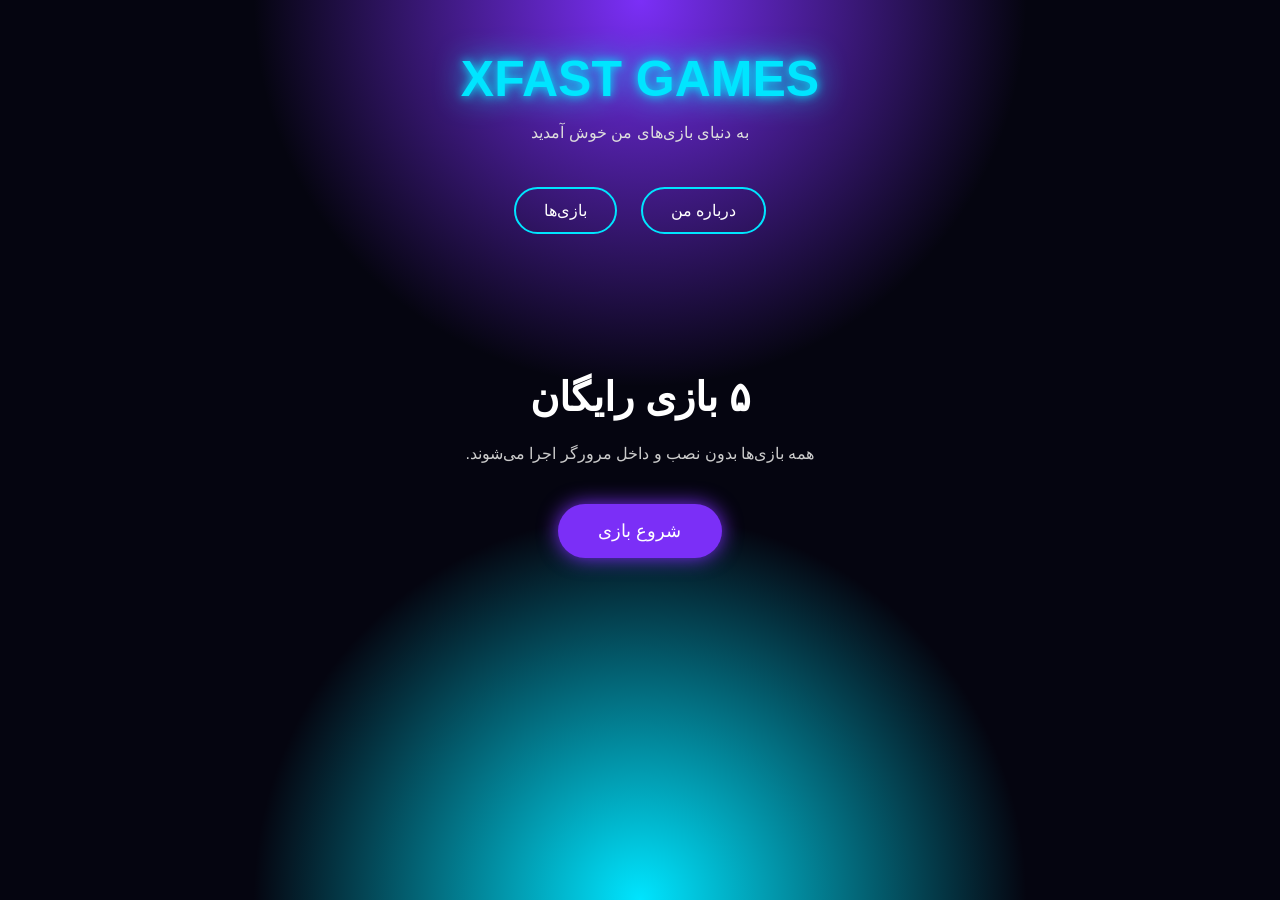
<file: index.html>
<!DOCTYPE html>
<html lang="fa" dir="rtl">
<head>
<meta charset="UTF-8">
<meta name="viewport" content="width=device-width, initial-scale=1.0">
<title>XFAST Games</title>

<link rel="stylesheet" href="style.css">
</head>

<body>

<div class="bg"></div>

<header>

<h1>XFAST GAMES</h1>

<p>به دنیای بازی‌های من خوش آمدید</p>

<nav>

<a href="about.html">درباره من</a>

<a href="games.html">بازی‌ها</a>

</nav>

</header>

<section class="hero">

<h2>۵ بازی رایگان</h2>

<p>
همه بازی‌ها بدون نصب و داخل مرورگر اجرا می‌شوند.
</p>

<button onclick="location.href='games.html'">
شروع بازی
</button>

</section>

<script src="script.js"></script>

</body>
</html>
</file>
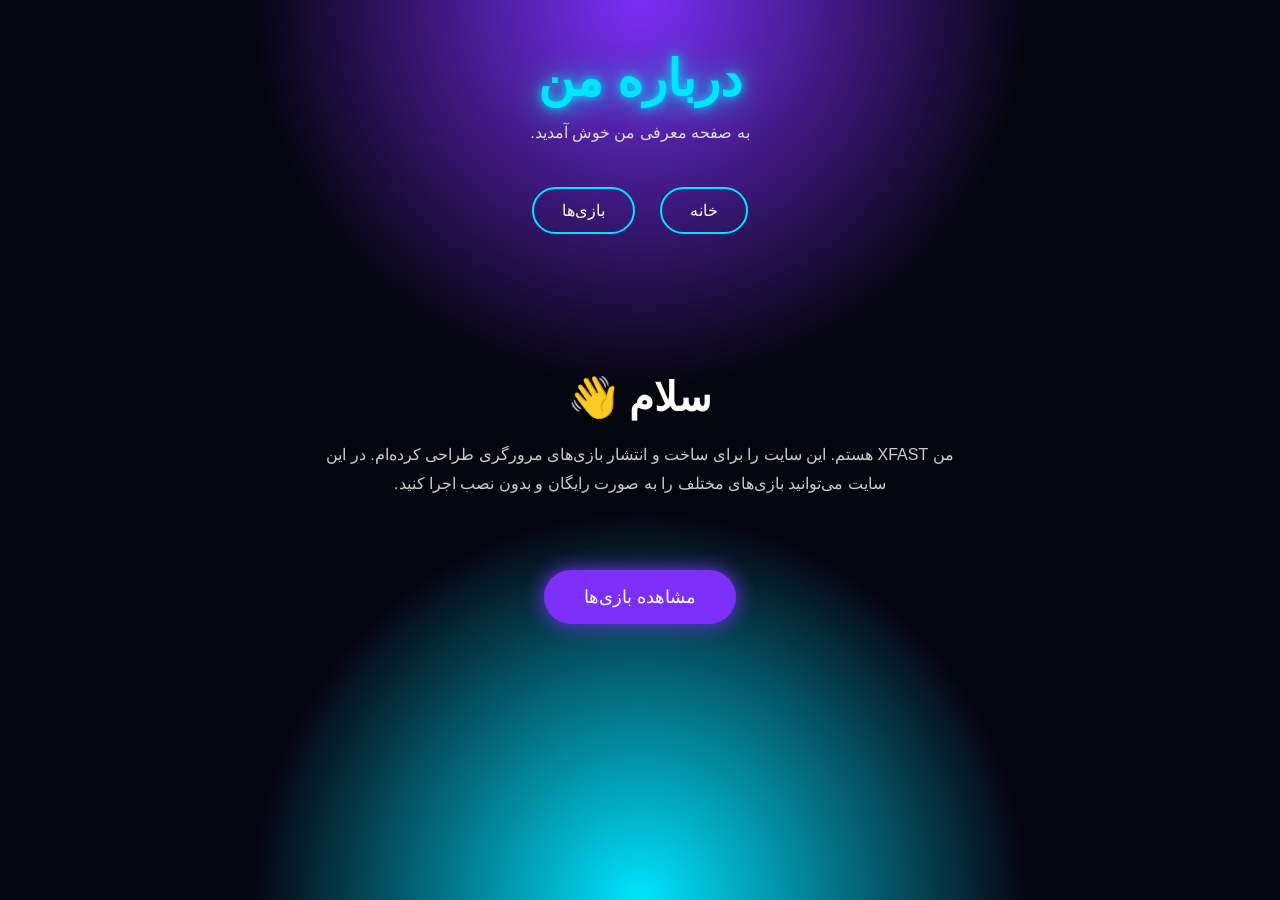
<file: about.html>
<!DOCTYPE html>
<html lang="fa" dir="rtl">

<head>
<meta charset="UTF-8">
<meta name="viewport" content="width=device-width, initial-scale=1.0">
<title>درباره من | XFAST Games</title>

<link rel="stylesheet" href="style.css">
</head>

<body>

<div class="bg"></div>

<header>

<h1>درباره من</h1>

<p>به صفحه معرفی من خوش آمدید.</p>

<nav>
<a href="index.html">خانه</a>
<a href="games.html">بازی‌ها</a>
</nav>

</header>

<section class="hero">

<h2>سلام 👋</h2>

<p>
من XFAST هستم.
این سایت را برای ساخت و انتشار بازی‌های مرورگری طراحی کرده‌ام.
در این سایت می‌توانید بازی‌های مختلف را به صورت رایگان و بدون نصب اجرا کنید.
</p>

<br><br>

<button onclick="location.href='games.html'">
مشاهده بازی‌ها
</button>

</section>

</body>

</html>
</file>
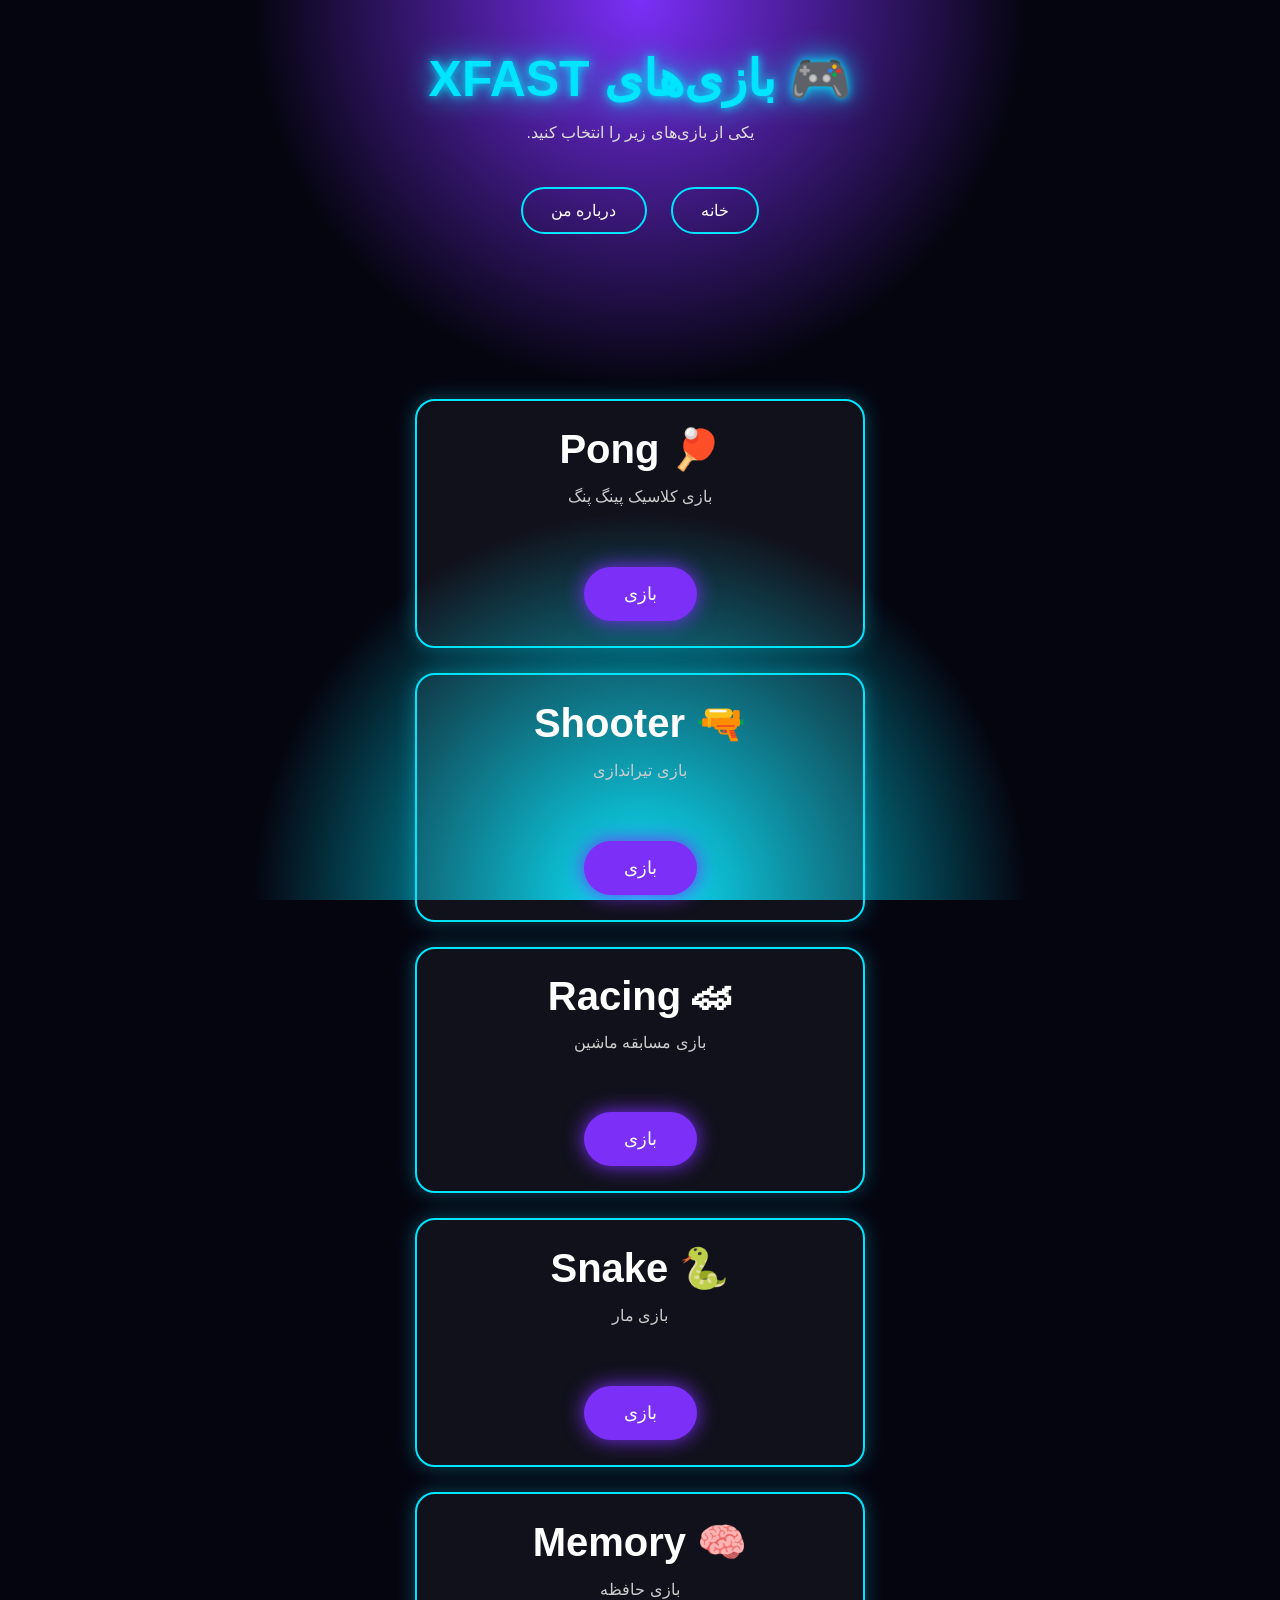
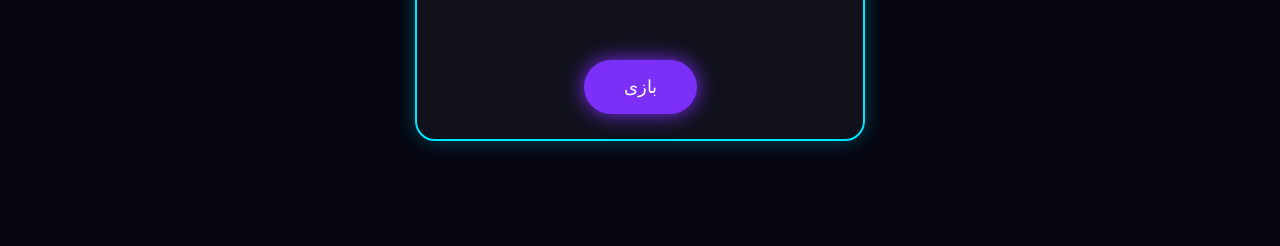
<file: games.html>
<!DOCTYPE html>
<html lang="fa" dir="rtl">
<head>
<meta charset="UTF-8">
<meta name="viewport" content="width=device-width, initial-scale=1.0">
<title>بازی‌ها | XFAST Games</title>

<link rel="stylesheet" href="style.css">
</head>

<body>

<div class="bg"></div>

<header>

<h1>🎮 بازی‌های XFAST</h1>

<p>یکی از بازی‌های زیر را انتخاب کنید.</p>

<nav>
<a href="index.html">خانه</a>
<a href="about.html">درباره من</a>
</nav>

</header>

<section class="hero">

<div class="game-card">
<h2>🏓 Pong</h2>
<p>بازی کلاسیک پینگ پنگ</p>
<button onclick="location.href='games/pong/index.html'">بازی</button>
</div>

<div class="game-card">
<h2>🔫 Shooter</h2>
<p>بازی تیراندازی</p>
<button onclick="location.href='games/shooter/index.html'">بازی</button>
</div>

<div class="game-card">
<h2>🏎 Racing</h2>
<p>بازی مسابقه ماشین</p>
<button onclick="location.href='games/racing/index.html'">بازی</button>
</div>

<div class="game-card">
<h2>🐍 Snake</h2>
<p>بازی مار</p>
<button onclick="location.href='games/snake/index.html'">بازی</button>
</div>

<div class="game-card">
<h2>🧠 Memory</h2>
<p>بازی حافظه</p>
<button onclick="location.href='games/memory/index.html'">بازی</button>
</div>

</section>

</body>
</html>
</file>
<file: style.css>
/* فونت و تنظیمات کلی */
*{
    margin:0;
    padding:0;
    box-sizing:border-box;
    font-family:Arial, sans-serif;
}

body{
    background:#050510;
    color:white;
    min-height:100vh;
    overflow-x:hidden;
}

/* پس‌زمینه گرادیانی نئونی */
.bg{
    position:fixed;
    inset:0;
    background:
    radial-gradient(circle at top,#7b2ff7 0%,transparent 35%),
    radial-gradient(circle at bottom,#00e5ff 0%,transparent 35%),
    #050510;
    z-index:-1;
}

/* هدر */
header{
    text-align:center;
    padding:50px 20px;
}

header h1{
    font-size:50px;
    color:#00e5ff;
    text-shadow:0 0 10px #00e5ff,
                0 0 30px #00e5ff;
}

header p{
    margin-top:15px;
    color:#ddd;
}

/* منو */
nav{
    margin-top:35px;
}

nav a{
    text-decoration:none;
    color:white;
    margin:10px;
    padding:12px 28px;
    border:2px solid #00e5ff;
    border-radius:30px;
    transition:.3s;
    display:inline-block;
}

nav a:hover{
    background:#00e5ff;
    color:black;
    box-shadow:0 0 20px #00e5ff;
}

/* بخش اصلی */
.hero{
    text-align:center;
    padding:80px 20px;
}

.hero h2{
    font-size:40px;
    margin-bottom:20px;
}

.hero p{
    max-width:650px;
    margin:auto;
    line-height:1.8;
    color:#ccc;
}

button{
    margin-top:35px;
    padding:16px 40px;
    border:none;
    border-radius:40px;
    background:#7b2ff7;
    color:white;
    font-size:18px;
    cursor:pointer;
    transition:.3s;
    box-shadow:0 0 20px #7b2ff7;
}

button:hover{
    transform:scale(1.08);
    box-shadow:0 0 35px #7b2ff7;
}

/* موبایل */
@media(max-width:768px){

header h1{
    font-size:34px;
}

.hero h2{
    font-size:28px;
}

nav a{
    display:block;
    margin:12px auto;
    width:220px;
}

button{
    width:220px;
}

}
.game-card{
    max-width:450px;
    margin:25px auto;
    padding:25px;
    border:2px solid #00e5ff;
    border-radius:20px;
    background:rgba(255,255,255,0.05);
    box-shadow:0 0 20px rgba(0,229,255,.3);
    text-align:center;
}

.game-card h2{
    margin-bottom:10px;
}

.game-card p{
    margin-bottom:20px;
    color:#ccc;
}
</file>
